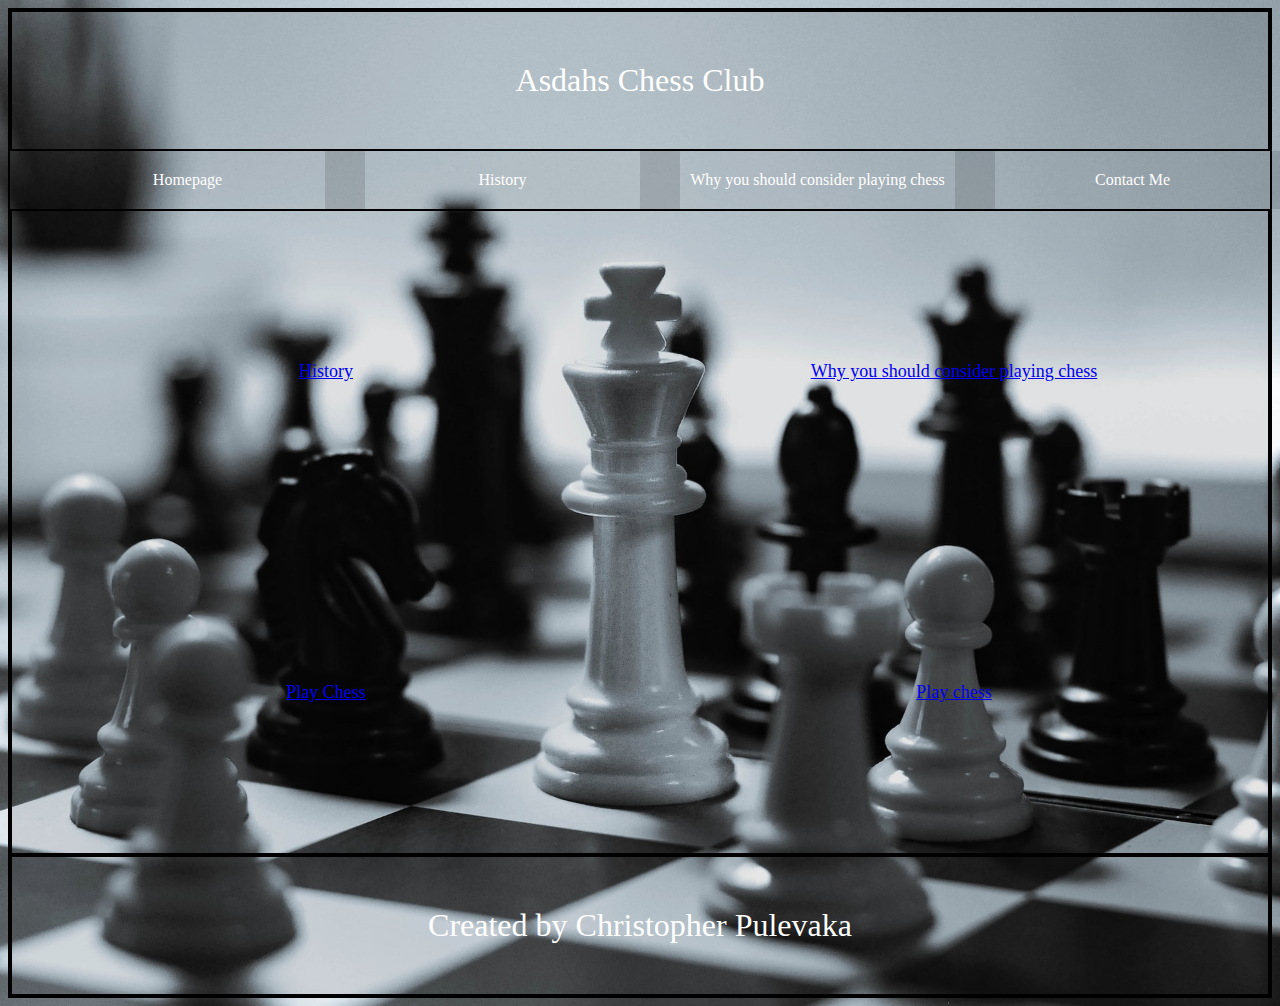
<file: index.html>
<!DOCTYPE html>
<html lang="en">
<head>
    <meta charset="UTF-8">
    <meta http-equiv="X-UA-Compatible" content="IE=edge">
    <meta name="viewport" content="width=device-width, initial-scale=1.0">
    <title>Home</title>
    <link rel="stylesheet" href="style.css">
</head>
<body>
    <div class="container">
        <div class="header">Asdahs Chess Club</div>
            

        <div class="navbar">
            
            <a href="index.html">
                <div class="nav_home">Homepage</div>
            </a>

            <div class="nav_chess">
                <a href="page1.html">History</a>
            </div>

            <div class="nav_history">
                <a href="page2.html">Why you should consider playing chess</a>
            </div>

            <div class="nav_contact">
                <a href="page3.html">Contact Me </a>
            </div>
        </div>

        <div class="section_1">
            <div class="chess_one">    
                <a href="page1.html">History</a>
            </div>

            <div class="why_you_should_consider_playing_chess">
                <a href="page2.html">Why you should consider playing chess</a>
            </div>

            <div class="play_chess">
                <a href="https://www.chess.com/">Play Chess</a>
            </div>
                
            <div class="contact">
                <a href="https://www.chess.com/">Play chess</a>
            </div>
        </div>
        
        <div class="watermark">Created by Christopher Pulevaka</div>

   </div>
</body>
</html>
</file>
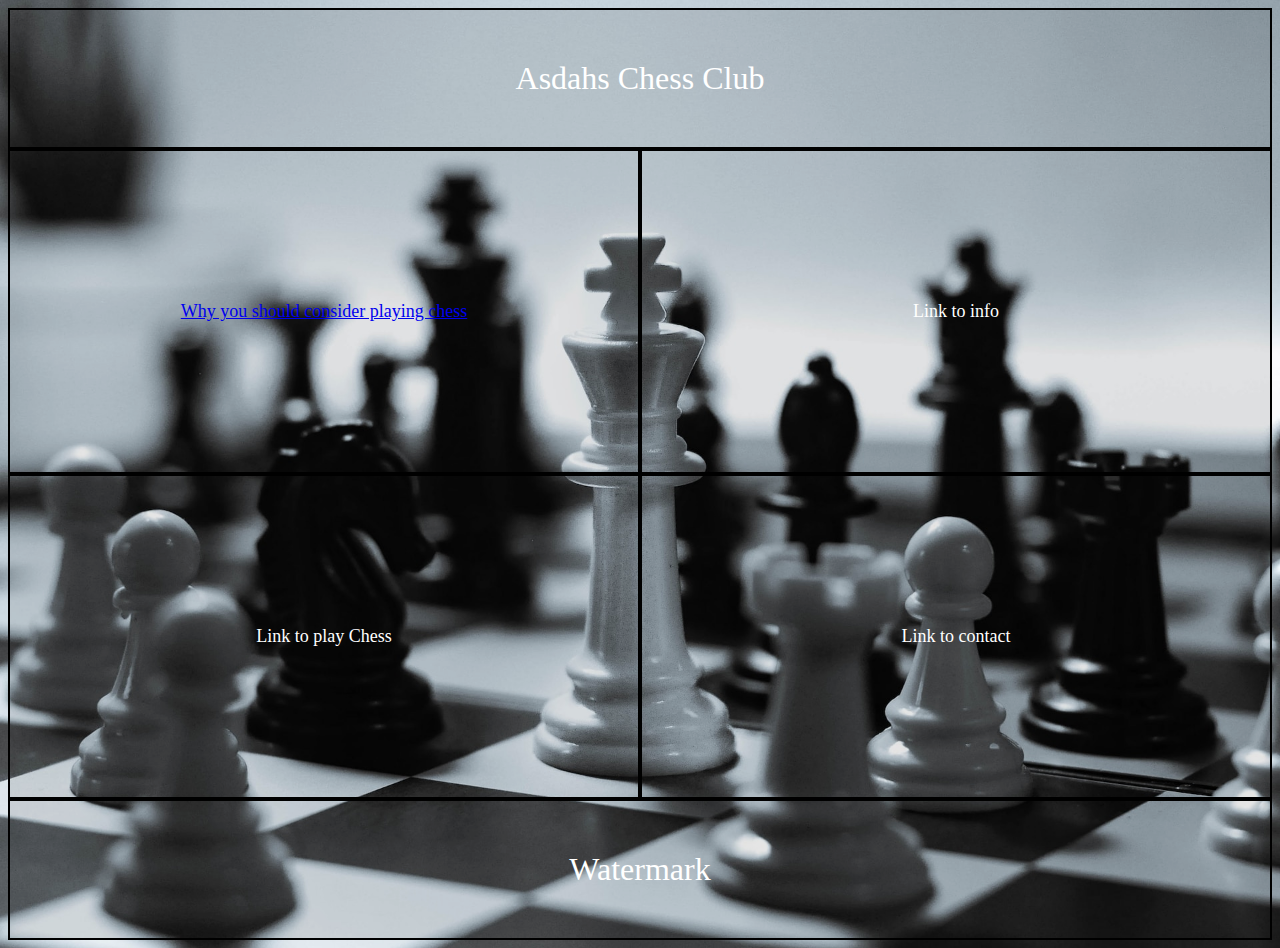
<file: website-images/index.html>
<!DOCTYPE html>
<html lang="en">
<head>
    <meta charset="UTF-8">
    <meta http-equiv="X-UA-Compatible" content="IE=edge">
    <meta name="viewport" content="width=device-width, initial-scale=1.0">
    <title>Home_Page</title>
    <link rel="stylesheet" href="style.css">
</head>
<body>
    <div class="container">
        <div class="header">Asdahs Chess Club</div>
        <div class="chess_one">
            <a href="page1.html">Why you should consider playing chess</a>
           </div>
        <div class="info">Link to info</div>
        <div class="play_chess">Link to play Chess</div>
        <div class="contact">Link to contact</div>
        <div class="watermark">Watermark</div>

   </div>
</body>
</html>
</file>
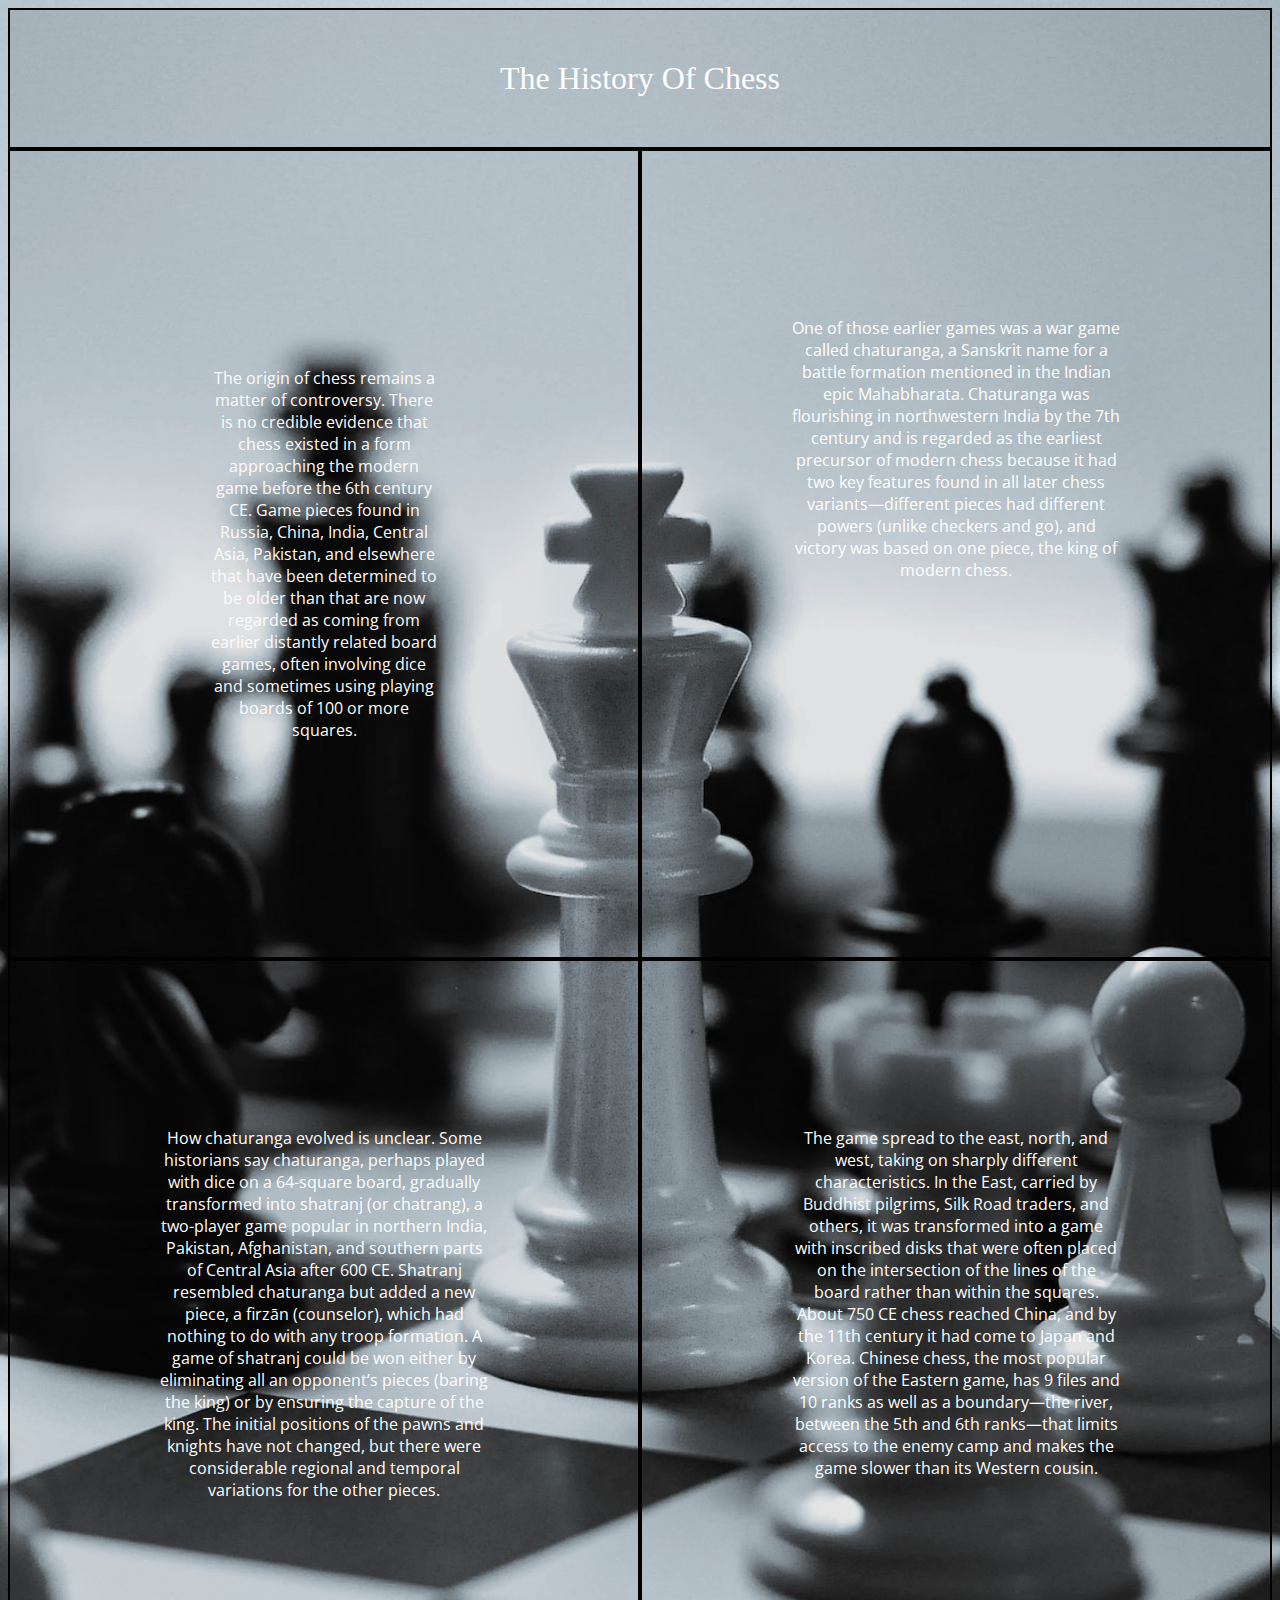
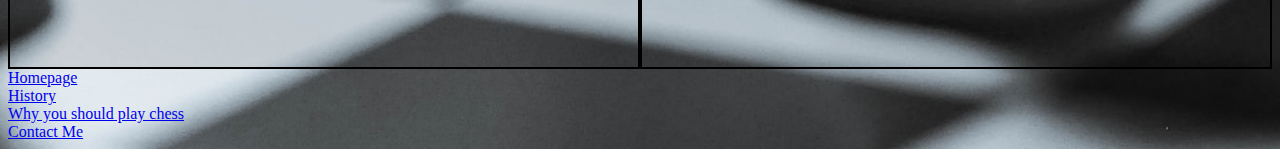
<file: page1.html>
<!DOCTYPE html>
<html lang="en">
<head>
    <meta charset="UTF-8">
    <meta http-equiv="X-UA-Compatible" content="IE=edge">
    <meta name="viewport" content="width=device-width, initial-scale=1.0">
    <title>The history</title>
    <link rel="stylesheet" href="page1style.css">
</head>
<body>
    <div class="container">
        <div class="header">The History Of Chess</div>

                <div class="navbar">
            
            <a href="index.html">
                <div class="nav_home">Homepage</div>
            </a>

            <div class="nav_chess">
                <a href="page1.html">History</a>
            </div>

            <div class="nav_history">
                <a href="page2.html">Why you should play chess</a>
            </div>

            <div class="nav_contact">
                <a href="page3.html">Contact Me </a>
            </div>
        </div>
        
        <div class="chess_history1">
            <p>The origin of chess remains a matter of controversy. There is no credible evidence that chess existed in a form approaching the modern game before the 6th century CE. Game pieces found in Russia, China, India, Central Asia, Pakistan, and elsewhere that have been determined to be older than that are now regarded as coming from earlier distantly related board games, often involving dice and sometimes using playing boards of 100 or more squares.</p>
        </div>
        
        <div class="chess_history2">
            <p>One of those earlier games was a war game called chaturanga, a Sanskrit name for a battle formation mentioned in the Indian epic Mahabharata. Chaturanga was flourishing in northwestern India by the 7th century and is regarded as the earliest precursor of modern chess because it had two key features found in all later chess variants—different pieces had different powers (unlike checkers and go), and victory was based on one piece, the king of modern chess.</p>
        </div>
        
        <div class="chess_history3">
            <p>How chaturanga evolved is unclear. Some historians say chaturanga, perhaps played with dice on a 64-square board, gradually transformed into shatranj (or chatrang), a two-player game popular in northern India, Pakistan, Afghanistan, and southern parts of Central Asia after 600 CE. Shatranj resembled chaturanga but added a new piece, a firzān (counselor), which had nothing to do with any troop formation. A game of shatranj could be won either by eliminating all an opponent’s pieces (baring the king) or by ensuring the capture of the king. The initial positions of the pawns and knights have not changed, but there were considerable regional and temporal variations for the other pieces.</p>
        </div>
        
        <div class="chess_history4">
            <p>The game spread to the east, north, and west, taking on sharply different characteristics. In the East, carried by Buddhist pilgrims, Silk Road traders, and others, it was transformed into a game with inscribed disks that were often placed on the intersection of the lines of the board rather than within the squares. About 750 CE chess reached China, and by the 11th century it had come to Japan and Korea. Chinese chess, the most popular version of the Eastern game, has 9 files and 10 ranks as well as a boundary—the river, between the 5th and 6th ranks—that limits access to the enemy camp and makes the game slower than its Western cousin.</p>
   </div>
</body>
</html>
</file>
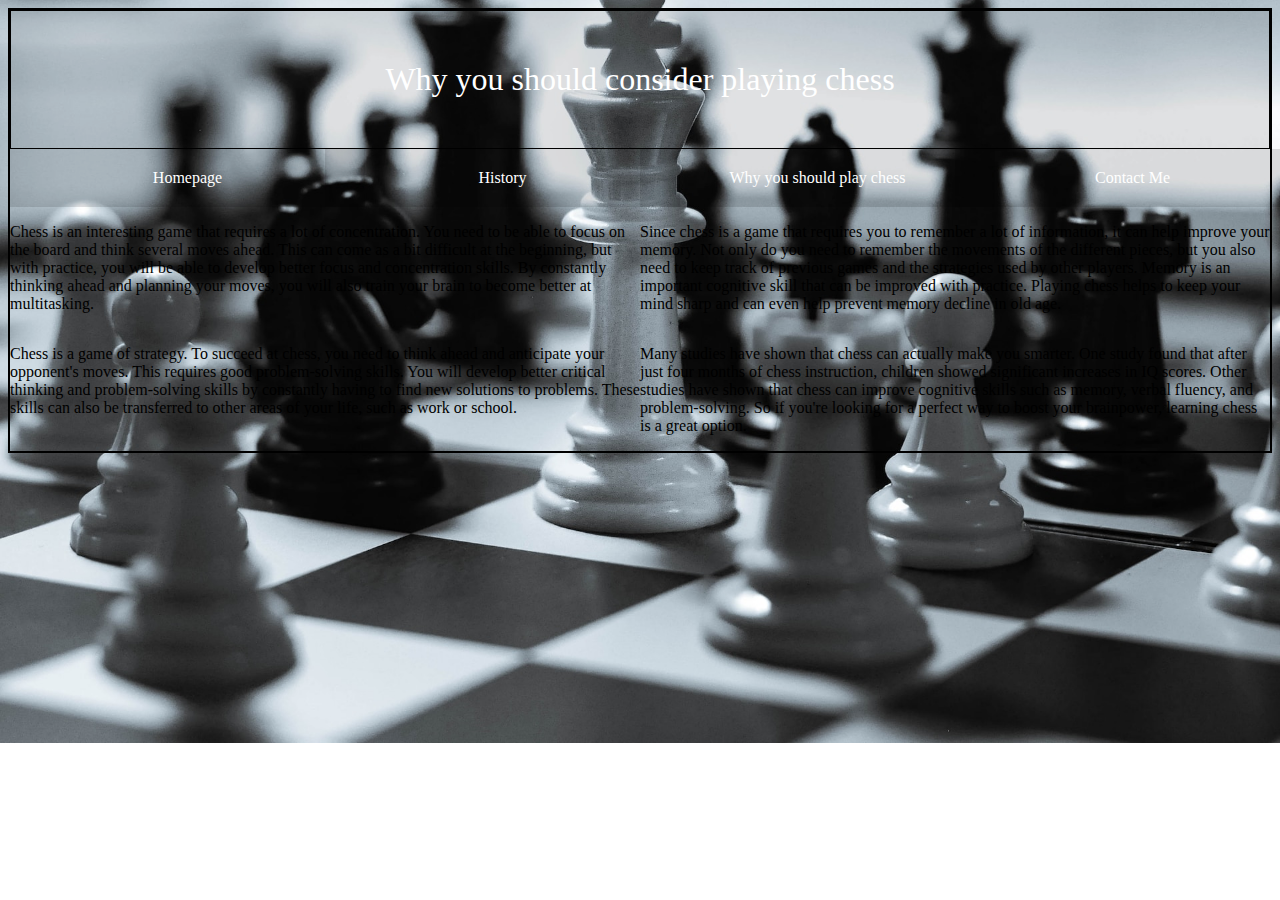
<file: page2.html>
<!DOCTYPE html>
<html lang="en">
<head>
    <meta charset="UTF-8">
    <meta http-equiv="X-UA-Compatible" content="IE=edge">
    <meta name="viewport" content="width=device-width, initial-scale=1.0">
    <title>The Importance Of Chess</title>
    <link rel="stylesheet" href="page2style.css">
</head>
<body>
    <div class="container">
        <div class="header">Why you should consider playing chess</div>

                <div class="navbar">
            
            <a href="index.html">
                <div class="nav_home">Homepage</div>
            </a>

            <div class="nav_chess">
                <a href="page1.html">History</a>
            </div>

            <div class="nav_history">
                <a href="page2.html">Why you should play chess</a>
            </div>

            <div class="nav_contact">
                <a href="page3.html">Contact Me </a>
            </div>
        </div>
        
        <div class="importance_chess1">
            <p>Chess is an interesting game that requires a lot of concentration. You need to be able to focus on the board and think several moves ahead. This can come as a bit difficult at the beginning, but with practice, you will be able to develop better focus and concentration skills. By constantly thinking ahead and planning your moves, you will also train your brain to become better at multitasking.</p>
        </div>
        
        <div class="importance_chess2">
            <p>Since chess is a game that requires you to remember a lot of information, it can help improve your memory. Not only do you need to remember the movements of the different pieces, but you also need to keep track of previous games and the strategies used by other players. Memory is an important cognitive skill that can be improved with practice. Playing chess helps to keep your mind sharp and can even help prevent memory decline in old age.</p>
        </div>
        
        <div class="importance_chess3">
            <p>Chess is a game of strategy. To succeed at chess, you need to think ahead and anticipate your opponent's moves. This requires good problem-solving skills. You will develop better critical thinking and problem-solving skills by constantly having to find new solutions to problems. These skills can also be transferred to other areas of your life, such as work or school.</p>
        </div>
        
        <div class="importance_chess4">
            <p>Many studies have shown that chess can actually make you smarter. One study found that after just four months of chess instruction, children showed significant increases in IQ scores. Other studies have shown that chess can improve cognitive skills such as memory, verbal fluency, and problem-solving. So if you're looking for a perfect way to boost your brainpower, learning chess is a great option.</p>
   </div>
</body>
</html>
</file>
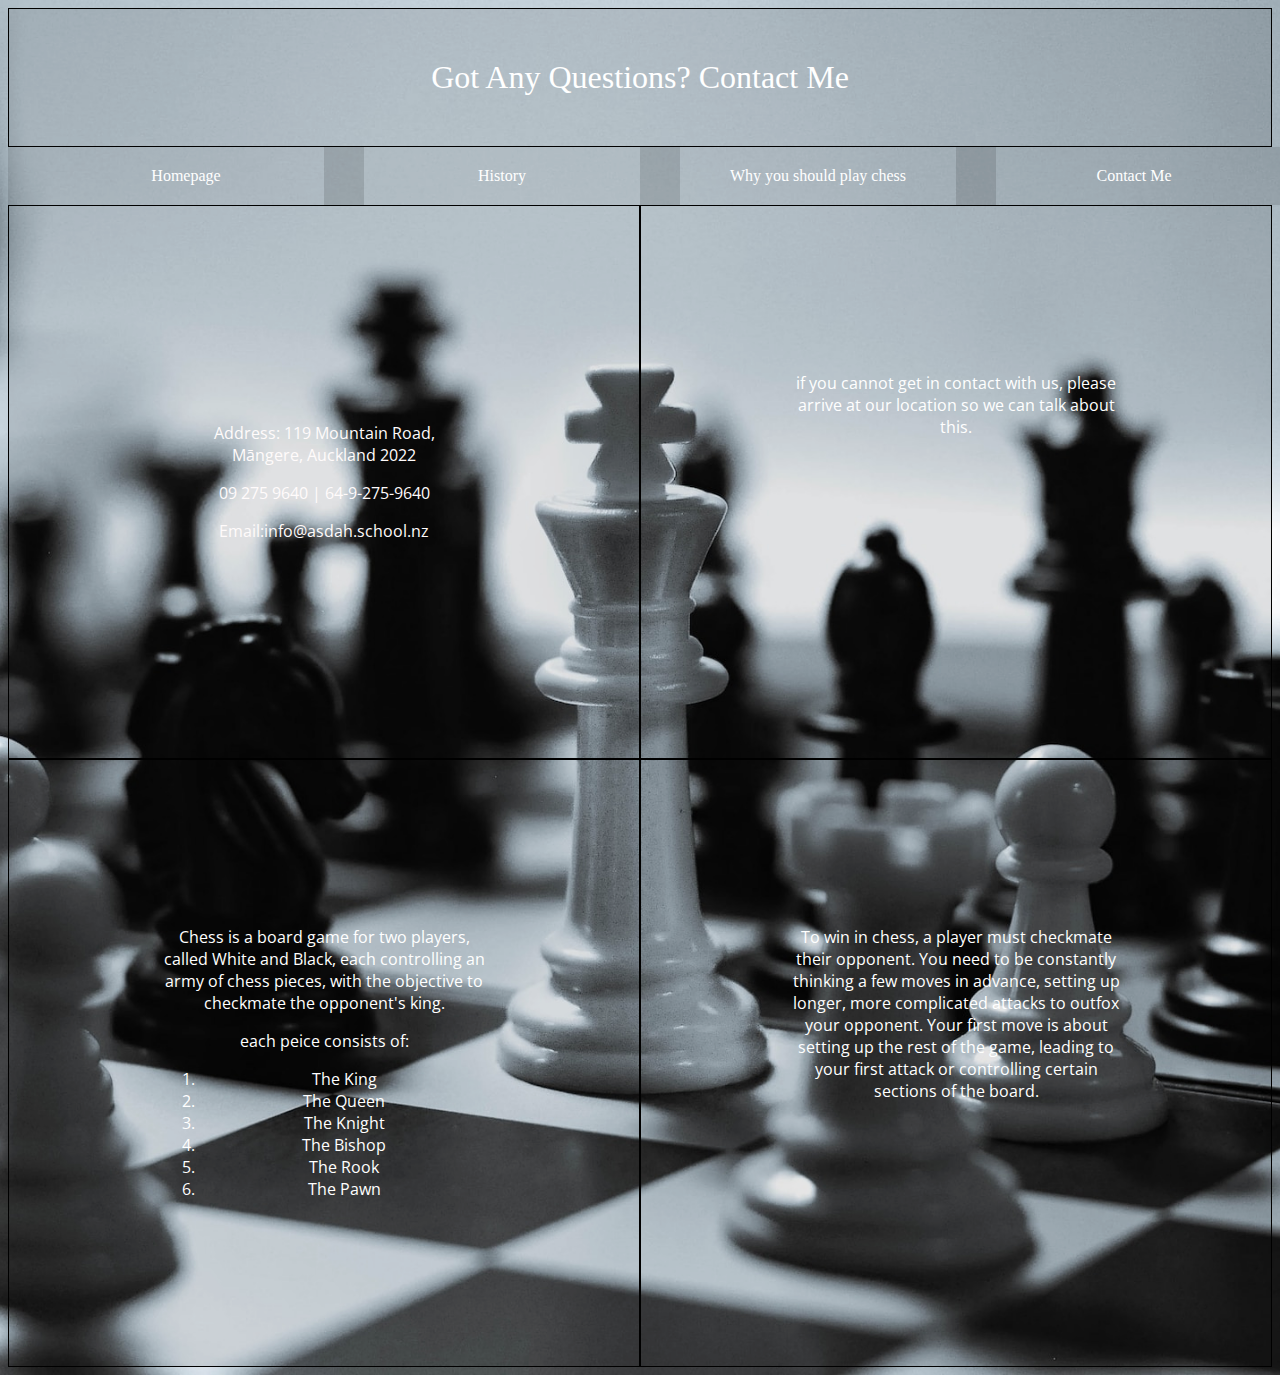
<file: page3.html>
<!DOCTYPE html>
<html lang="en">
<head>
    <meta charset="UTF-8">
    <meta http-equiv="X-UA-Compatible" content="IE=edge">
    <meta name="viewport" content="width=device-width, initial-scale=1.0">
    <title>Contact page</title>
    <link rel="stylesheet" href="page3style.css">
</head>
<body>
    <div class="container">
        <div class="header">Got Any Questions? Contact Me</div>

                <div class="navbar">
            
            <a href="index.html">
                <div class="nav_home">Homepage</div>
            </a>

            <div class="nav_chess">
                <a href="page1.html">History</a>
            </div>

            <div class="nav_history">
                <a href="page2.html">Why you should play chess</a>
            </div>

            <div class="nav_contact">
                <a href="page3.html">Contact Me </a>
            </div>
        </div>
        
        <div class="contact_page1">
            <p>Address: 119 Mountain Road, Māngere, Auckland 2022</p>
            <p>09 275 9640 | 64-9-275-9640</p>
            <p>Email:info@asdah.school.nz</p>
        </div>
        
        <div class="contact_page2">
            <p>if you cannot get in contact with us, please arrive at our location so we can talk about this.</p>
     
        </div>
        
        <div class="contact_page3">
            <p>Chess is a board game for two players, called White and Black, each controlling an army of chess pieces, with the objective to checkmate the opponent's king.</p>
            <p>each peice consists of:</p>
            <ol>
                <li>The King</li>
                <li>The Queen</li>
                <li>The Knight</li>
                <li>The Bishop</li>
                <li>The Rook</li>
                <li>The Pawn</li>
            </ol>
        </div>
        
        <div class="contact_page4">
            <p>To win in chess, a player must checkmate their opponent. You need to be constantly thinking a few moves in advance, setting up longer, more complicated attacks to outfox your opponent. Your first move is about setting up the rest of the game, leading to your first attack or controlling certain sections of the board.
            </p>
   </div>
</body>
</html>
</file>
<file: style.css>
@import url('https://fonts.googleapis.com/css2?family=Open+Sans&display=swap');

body{
    background-image: url("chess.jpg");
    height: 100%;
    background-position: center;
    background-repeat: no-repeat;
    background-size: cover;
    border: solid 2px #000000;
}


.container {
    display: grid;
    grid-template-rows: auto;
    grid-template-columns: 1fr 1fr;
    grid-template-areas: 
        "header header "
        "navbar navbar"
        "section_1 section_1"
        "watermark watermark";
}

.header {
    grid-area: header;
    border: 2px solid #000000;
    padding: 50px;
    text-align: center;
    font-size: xx-large;
    background-color: rgba(0, 0, 0, 0.1);
    color: rgb(255, 255, 255);
}

.navbar {
    grid-area: navbar;
    display: grid;
    grid-template-columns: 1fr 1fr 1fr 1fr;
    grid-template-rows: auto;
    grid-template-areas:
    "nav_home nav_chess nav_history nav_contact";
}

.navbar a {
    color:#ffffff;
    text-decoration: none;
}

.nav_home {
    grid-area: nav_home;
    text-align: center;
    background-color: #0000001f;
    width: 100%;
    padding: 20px;
}

.nav_chess {
    grid-area: nav_chess;
    text-align: center;
    background-color: #0000001f;
    width: 100%;
    padding: 20px;
}

.nav_history {
    grid-area: nav_history;
    text-align: center;
    background-color: #0000001f;
    width: 100%;
    padding: 20px;
}

.nav_contact {
    grid-area: nav_contact;
    text-align: center;
    background-color: #0000001f;
    width: 100%;
    padding: 20px;
}

.section_1 {
    grid-area: section_1;
    display: grid;
    grid-template-columns: 1fr 1fr;
    grid-template-rows: auto;
    grid-template-areas: 
    "chess_one why_you_should_consider_playing_chess"
    "play_chess contact";
    border: solid 2px #000000;
}

.chess_one {
    grid-area: chess_one;
    padding: 150px;
    text-align: center;
    font-size: large;
    background-color: rgba(0, 0, 0, 0.1);
    color: rgb(255, 251, 251);
}
.history {
    grid-area: history;
    padding: 150px;
    text-align: center;
    font-size: large;
    background-color: rgba(0, 0, 0, 0.1);
    color: rgb(255, 255, 255);
}
.why_you_should_consider_playing_chess {
    grid-area: why_you_should_consider_playing_chess;
    padding: 150px;
    text-align: center;
    font-size: large;
    background-color: rgba(0, 0, 0, 0.1);
    color: rgb(255, 255, 255);
}

.play_chess {
    grid-area: play_chess;
    padding: 150px;
    text-align: center;
    font-size: large;
    background-color: rgba(0, 0, 0, 0.1);
    color: rgb(255, 255, 255);
}
.contact {
    grid-area: contact;
    padding: 150px;
    text-align: center;
    font-size: large;
    background-color: rgba(0, 0, 0, 0.1);
    color: rgb(255, 255, 255);
}
.watermark {
    grid-area: watermark;
    border: 2px solid #000000;
    padding: 50px;
    background-color: #32373B;
    padding: 50px;
    text-align: center;
    font-size:xx-large;
    background-color: rgba(0, 0, 0, 0.1);
    color: rgb(255, 255, 255);
}
</file>
<file: website-images/style.css>
body{
    background-image: url("chess.jpg");
    height: 100%;
    background-position: center;
    background-repeat: no-repeat;
    background-size: cover;
}


.container {
    display: grid;
    grid-template-rows: auto;
    grid-template-columns: 1fr 1fr;
    grid-template-areas: 
        "header header "
        "chess_one info"
        "play_chess contact"
        "watermark watermark";
}

.header {
    grid-area: header;
    border: 2px solid #000000;
    padding: 50px;
    background-color: #32373B;
    padding: 50px;
    text-align: center;
    font-size: xx-large;
    background-color: rgba(0, 0, 0, 0.1);
    color: rgb(255, 255, 255);
}
.chess_one {
    grid-area: chess_one;
    border: 2px solid #000000;
    padding: 150px;
    background-color: #4A5859;
    padding: 150px;
    text-align: center;
    font-size: large;
    background-color: rgba(0, 0, 0, 0.1);
    color: rgb(255, 251, 251);
}
.info {
    grid-area: info;
    border: 2px solid #000000;
    padding: 150px;
    background-color: #4A5859;
    padding: 150px;
    text-align: center;
    font-size: large;
    background-color: rgba(0, 0, 0, 0.1);
    color: rgb(255, 255, 255);
}
.play_chess {
    grid-area: play_chess;
    border: 2px solid #000000;
    padding: 150px;
    background-color: #4A5859;
    padding: 150px;
    text-align: center;
    font-size: large;
    background-color: rgba(0, 0, 0, 0.1);
    color: rgb(255, 255, 255);
}
.contact {
    grid-area: contact;
    border: 2px solid #000000;
    padding: 150px;
    background-color: #4A5859;
    padding: 150px;
    text-align: center;
    font-size: large;
    background-color: rgba(0, 0, 0, 0.1);
    color: rgb(255, 255, 255);
}
.watermark {
    grid-area: watermark;
    border: 2px solid #000000;
    padding: 50px;
    background-color: #32373B;
    padding: 50px;
    text-align: center;
    font-size:xx-large;
    background-color: rgba(0, 0, 0, 0.1);
    color: rgb(255, 255, 255);

}
</file>
<file: page1style.css>
@import url('https://fonts.googleapis.com/css2?family=Open+Sans&display=swap');

body{
    background-image: url("chess.jpg");
    height: 100%;
    background-position: center;
    background-repeat: no-repeat;
    background-size: cover;
}


.container {
    display: grid;
    grid-template-rows: auto;
    grid-template-columns: 1fr 1fr;
    grid-template-areas: 
        "header header "
        "chess_history1 chess_history2"
        "chess_history3 chess_history4";
}

.header {
    grid-area: header;
    border: 2px solid #000000;
    padding: 50px;
    background-color: #32373B;
    padding: 50px;
    text-align: center;
    font-size: xx-large;
    background-color: rgba(0, 0, 0, 0.1);
    color: rgb(255, 255, 255);
}
.chess_history1 {
    grid-area: chess_history1;
    border: 2px solid #000000;
    padding: 200px;
    background-color: #4A5859;
    padding: 200px;
    text-align: center;
    /*font-size: large;*/
    background-color: rgba(0, 0, 0, 0.1);
    color: rgb(255, 251, 251);
    font-family: 'Open Sans', sans-serif;
}
.chess_history2 {
    grid-area: chess_history2;
    border: 2px solid #000000;
    padding: 150px;
    background-color: #4A5859;
    padding: 150px;
    text-align: center;
    /*font-size: large;*/
    background-color: rgba(0, 0, 0, 0.1);
    color: rgb(255, 255, 255);
    font-family: 'Open Sans', sans-serif;
}
.chess_history3 {
    grid-area: chess_history3;
    border: 2px solid #000000;
    padding: 150px;
    background-color: #4A5859;
    padding: 150px;
    text-align: center;
    /*font-size: large;*/
    background-color: rgba(0, 0, 0, 0.1);
    color: rgb(255, 255, 255);
    font-family: 'Open Sans', sans-serif;
}
.chess_history4 {
    grid-area: chess_history4;
    border: 2px solid #000000;
    padding: 150px;
    background-color: #4A5859;
    padding: 150px;
    text-align: center;
    /*font-size: large;*/
    background-color: rgba(0, 0, 0, 0.1);
    color: rgb(255, 255, 255);
    font-family: 'Open Sans', sans-serif;
}
</file>
<file: page2style.css>
@import url('https://fonts.googleapis.com/css2?family=Open+Sans&display=swap');

body{
    background-image: url("chess.jpg");
    height: 100%;
    background-position: center;
    background-repeat: no-repeat;
    background-size: cover;
    border: solid 2px #000000;
}

.container {
    display: grid;
    grid-template-rows: auto;
    grid-template-columns: 1fr 1fr;
    grid-template-areas: 
        "header header "
        "navbar navbar"
        "importance_chess importance_chess"
        "watermark watermark";
}
.header {
    grid-area: header;
    border: 1px solid #000000;
    padding: 50px;
    padding: 50px;
    text-align: center;
    font-size: xx-large;
    background-color: rgba(0, 0, 0, 0.1);
    color: rgb(255, 255, 255);
}
.navbar {
    grid-area: navbar;
    display: grid;
    grid-template-columns: 1fr 1fr 1fr 1fr;
    grid-template-rows: auto;
    grid-template-areas:
    "nav_home nav_chess nav_history nav_contact";
}

.navbar a {
    color:#ffffff;
    text-decoration: none;
}

.nav_home {
    grid-area: nav_home;
    text-align: center;
    background-color: #0000001f;
    width: 100%;
    padding: 20px;
}

.nav_chess {
    grid-area: nav_chess;
    text-align: center;
    background-color: #0000001f;
    width: 100%;
    padding: 20px;
}

.nav_history {
    grid-area: nav_history;
    text-align: center;
    background-color: #0000001f;
    width: 100%;
    padding: 20px;
}

.nav_contact {
    grid-area: nav_contact;
    text-align: center;
    background-color: #0000001f;
    width: 100%;
    padding: 20px;
}
.importance_chess {
    grid-area: importance_chess;
    border: 1px solid #000000;
    padding: 200px;
    background-color: #4A5859;
    padding: 200px;
    text-align: center;
    /*font-size: large;*/
    background-color: rgba(0, 0, 0, 0.1);
    color: rgb(255, 251, 251);
    font-family: 'Open Sans', sans-serif;
}
.importance_chess {
    grid-area: importance_chess;
    border: 1px solid #000000;
    padding: 150px;
    background-color: #4A5859;
    padding: 150px;
    text-align: center;
    /*font-size: large;*/
    background-color: rgba(0, 0, 0, 0.1);
    color: rgb(255, 255, 255);
    font-family: 'Open Sans', sans-serif;
}
.chess_history3 {
    grid-area: chess_history3;
    border: 1px solid #000000;
    padding: 150px;
    background-color: #4A5859;
    padding: 150px;
    text-align: center;
    /*font-size: large;*/
    background-color: rgba(0, 0, 0, 0.1);
    color: rgb(255, 255, 255);
    font-family: 'Open Sans', sans-serif;
}
.chess_history4 {
    grid-area: chess_history4;
    border: 1px solid #000000;
    padding: 150px;
    background-color: #4A5859;
    padding: 150px;
    text-align: center;
    /*font-size: large;*/
    background-color: rgba(0, 0, 0, 0.1);
    color: rgb(255, 255, 255);
    font-family: 'Open Sans', sans-serif;
}
</file>
<file: page3style.css>
@import url('https://fonts.googleapis.com/css2?family=Open+Sans&display=swap');

body{
    background-image: url("chess.jpg");
    height: 100%;
    background-position: center;
    background-repeat: no-repeat;
    background-size: cover;
}

.container {
    display: grid;
    grid-template-rows: auto;
    grid-template-columns: 1fr 1fr;
    grid-template-areas: 
        "header header"
        "navbar navbar"
        "contact_page1 contact_page2"
        "contact_page3 contact_page4";
}

.header {
    grid-area: header;
    border: 1px solid #000000;
    padding: 50px;
    padding: 50px;
    text-align: center;
    font-size: xx-large;
    background-color: rgba(0, 0, 0, 0.1);
    color: rgb(255, 255, 255);
}
.navbar {
    grid-area: navbar;
    display: grid;
    grid-template-columns: 1fr 1fr 1fr 1fr;
    grid-template-rows: auto;
    grid-template-areas:
    "nav_home nav_chess nav_history nav_contact";
}

.navbar a {
    color:#ffffff;
    text-decoration: none;
}

.nav_home {
    grid-area: nav_home;
    text-align: center;
    background-color: #0000001f;
    width: 100%;
    padding: 20px;
}

.nav_chess {
    grid-area: nav_chess;
    text-align: center;
    background-color: #0000001f;
    width: 100%;
    padding: 20px;
}

.nav_history {
    grid-area: nav_history;
    text-align: center;
    background-color: #0000001f;
    width: 100%;
    padding: 20px;
}

.nav_contact {
    grid-area: nav_contact;
    text-align: center;
    background-color: #0000001f;
    width: 100%;
    padding: 20px;
}

.contact_page1 {
    grid-area: contact_page1;
    border: 1px solid #000000;
    padding: 200px;
    background-color: #4A5859;
    padding: 200px;
    text-align: center;
    /*font-size: large;*/
    background-color: rgba(0, 0, 0, 0.1);
    color: rgb(255, 251, 251);
    font-family: 'Open Sans', sans-serif;
}
.contact_page2 {
    grid-area: contact_page2;
    border: 1px solid #000000;
    padding: 150px;
    background-color: #4A5859;
    padding: 150px;
    text-align: center;
    /*font-size: large;*/
    background-color: rgba(0, 0, 0, 0.1);
    color: rgb(255, 255, 255);
    font-family: 'Open Sans', sans-serif;
}
.contact_page3 {
    grid-area: contact_page3;
    border: 1px solid #000000;
    padding: 150px;
    background-color: #4A5859;
    padding: 150px;
    text-align: center;
    /*font-size: large;*/
    background-color: rgba(0, 0, 0, 0.1);
    color: rgb(255, 255, 255);
    font-family: 'Open Sans', sans-serif;
}
.contact_page4 {
    grid-area: contact_page4;
    border: 1px solid #000000;
    padding: 150px;
    background-color: #4A5859;
    padding: 150px;
    text-align: center;
    /*font-size: large;*/
    background-color: rgba(0, 0, 0, 0.1);
    color: rgb(255, 255, 255);
    font-family: 'Open Sans', sans-serif;
}
</file>
